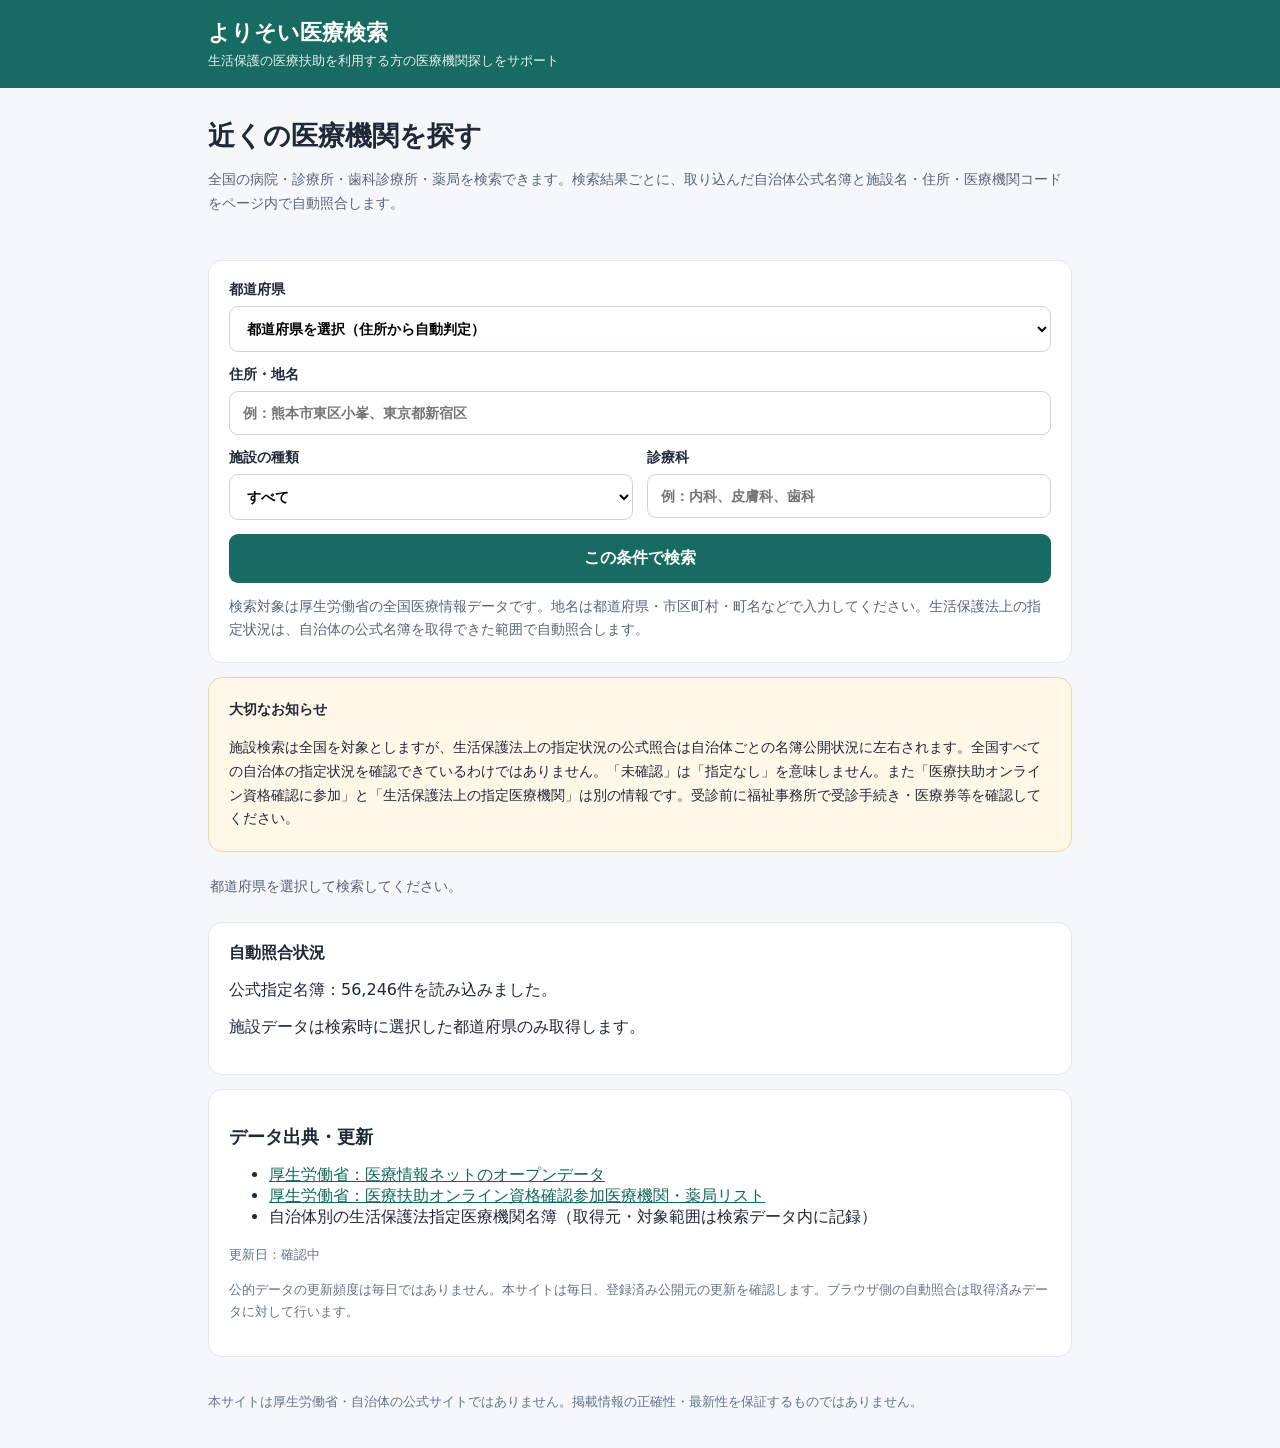
<file: index.html>
<!doctype html>
<html lang="ja">
<head>
<meta charset="utf-8"><meta name="viewport" content="width=device-width,initial-scale=1">
<meta name="description" content="全国の病院・診療所・歯科診療所・薬局を住所や診療科から検索。公的公開データの出典と確認状況を表示します。">
<title>医療扶助対応 医療機関検索</title><link rel="stylesheet" href="style.css">
</head>
<body>
<header class="top"><div class="wrap"><div class="brand">よりそい医療検索</div><div class="tag">生活保護の医療扶助を利用する方の医療機関探しをサポート</div></div></header>
<main class="wrap">
<section class="intro"><h1>近くの医療機関を探す</h1><p>全国の病院・診療所・歯科診療所・薬局を検索できます。検索結果ごとに、取り込んだ自治体公式名簿と施設名・住所・医療機関コードをページ内で自動照合します。</p></section>
<section class="search panel">
<form id="searchForm">
<label>都道府県<select id="prefecture"><option value="">都道府県を選択（住所から自動判定）</option>
<option value="01">北海道</option><option value="02">青森県</option><option value="03">岩手県</option><option value="04">宮城県</option><option value="05">秋田県</option><option value="06">山形県</option><option value="07">福島県</option><option value="08">茨城県</option><option value="09">栃木県</option><option value="10">群馬県</option><option value="11">埼玉県</option><option value="12">千葉県</option><option value="13">東京都</option><option value="14">神奈川県</option><option value="15">新潟県</option><option value="16">富山県</option><option value="17">石川県</option><option value="18">福井県</option><option value="19">山梨県</option><option value="20">長野県</option><option value="21">岐阜県</option><option value="22">静岡県</option><option value="23">愛知県</option><option value="24">三重県</option><option value="25">滋賀県</option><option value="26">京都府</option><option value="27">大阪府</option><option value="28">兵庫県</option><option value="29">奈良県</option><option value="30">和歌山県</option><option value="31">鳥取県</option><option value="32">島根県</option><option value="33">岡山県</option><option value="34">広島県</option><option value="35">山口県</option><option value="36">徳島県</option><option value="37">香川県</option><option value="38">愛媛県</option><option value="39">高知県</option><option value="40">福岡県</option><option value="41">佐賀県</option><option value="42">長崎県</option><option value="43">熊本県</option><option value="44">大分県</option><option value="45">宮崎県</option><option value="46">鹿児島県</option><option value="47">沖縄県</option></select></label>
<label>住所・地名<input id="area" type="search" placeholder="例：熊本市東区小峯、東京都新宿区"></label>
<div class="fields"><label>施設の種類<select id="kind"><option value="all">すべて</option><option value="病院">病院</option><option value="診療所">診療所</option><option value="歯科診療所">歯科診療所</option><option value="薬局">薬局</option></select></label>
<label>診療科<input id="dept" type="search" placeholder="例：内科、皮膚科、歯科"></label></div>
<button type="submit">この条件で検索</button>
</form>
<div class="hint">検索対象は厚生労働省の全国医療情報データです。地名は都道府県・市区町村・町名などで入力してください。生活保護法上の指定状況は、自治体の公式名簿を取得できた範囲で自動照合します。</div>
</section>
<section class="notice"><strong>大切なお知らせ</strong><p>施設検索は全国を対象としますが、生活保護法上の指定状況の公式照合は自治体ごとの名簿公開状況に左右されます。全国すべての自治体の指定状況を確認できているわけではありません。「未確認」は「指定なし」を意味しません。また「医療扶助オンライン資格確認に参加」と「生活保護法上の指定医療機関」は別の情報です。受診前に福祉事務所で受診手続き・医療券等を確認してください。</p></section>
<section id="status" class="status">データを読み込んでいます…</section>
<section id="coverage" class="panel" aria-live="polite"><strong>自動照合状況</strong><p>データ読み込み後、ブラウザ内で公式名簿との照合結果を表示します。</p></section>
<section id="results" class="results" aria-live="polite"></section>
<section class="sources"><h2>データ出典・更新</h2><ul><li><a href="https://www.mhlw.go.jp/stf/seisakunitsuite/bunya/kenkou_iryou/iryou/newpage_43373.html" target="_blank" rel="noopener">厚生労働省：医療情報ネットのオープンデータ</a></li><li><a href="https://www.mhlw.go.jp/stf/newpage_25108.html" target="_blank" rel="noopener">厚生労働省：医療扶助オンライン資格確認参加医療機関・薬局リスト</a></li><li>自治体別の生活保護法指定医療機関名簿（取得元・対象範囲は検索データ内に記録）</li></ul><p id="updated">更新日：確認中</p><p>公的データの更新頻度は毎日ではありません。本サイトは毎日、登録済み公開元の更新を確認します。ブラウザ側の自動照合は取得済みデータに対して行います。</p></section>
<footer>本サイトは厚生労働省・自治体の公式サイトではありません。掲載情報の正確性・最新性を保証するものではありません。</footer>
</main><script src="app.js"></script>
</body></html>
</file>
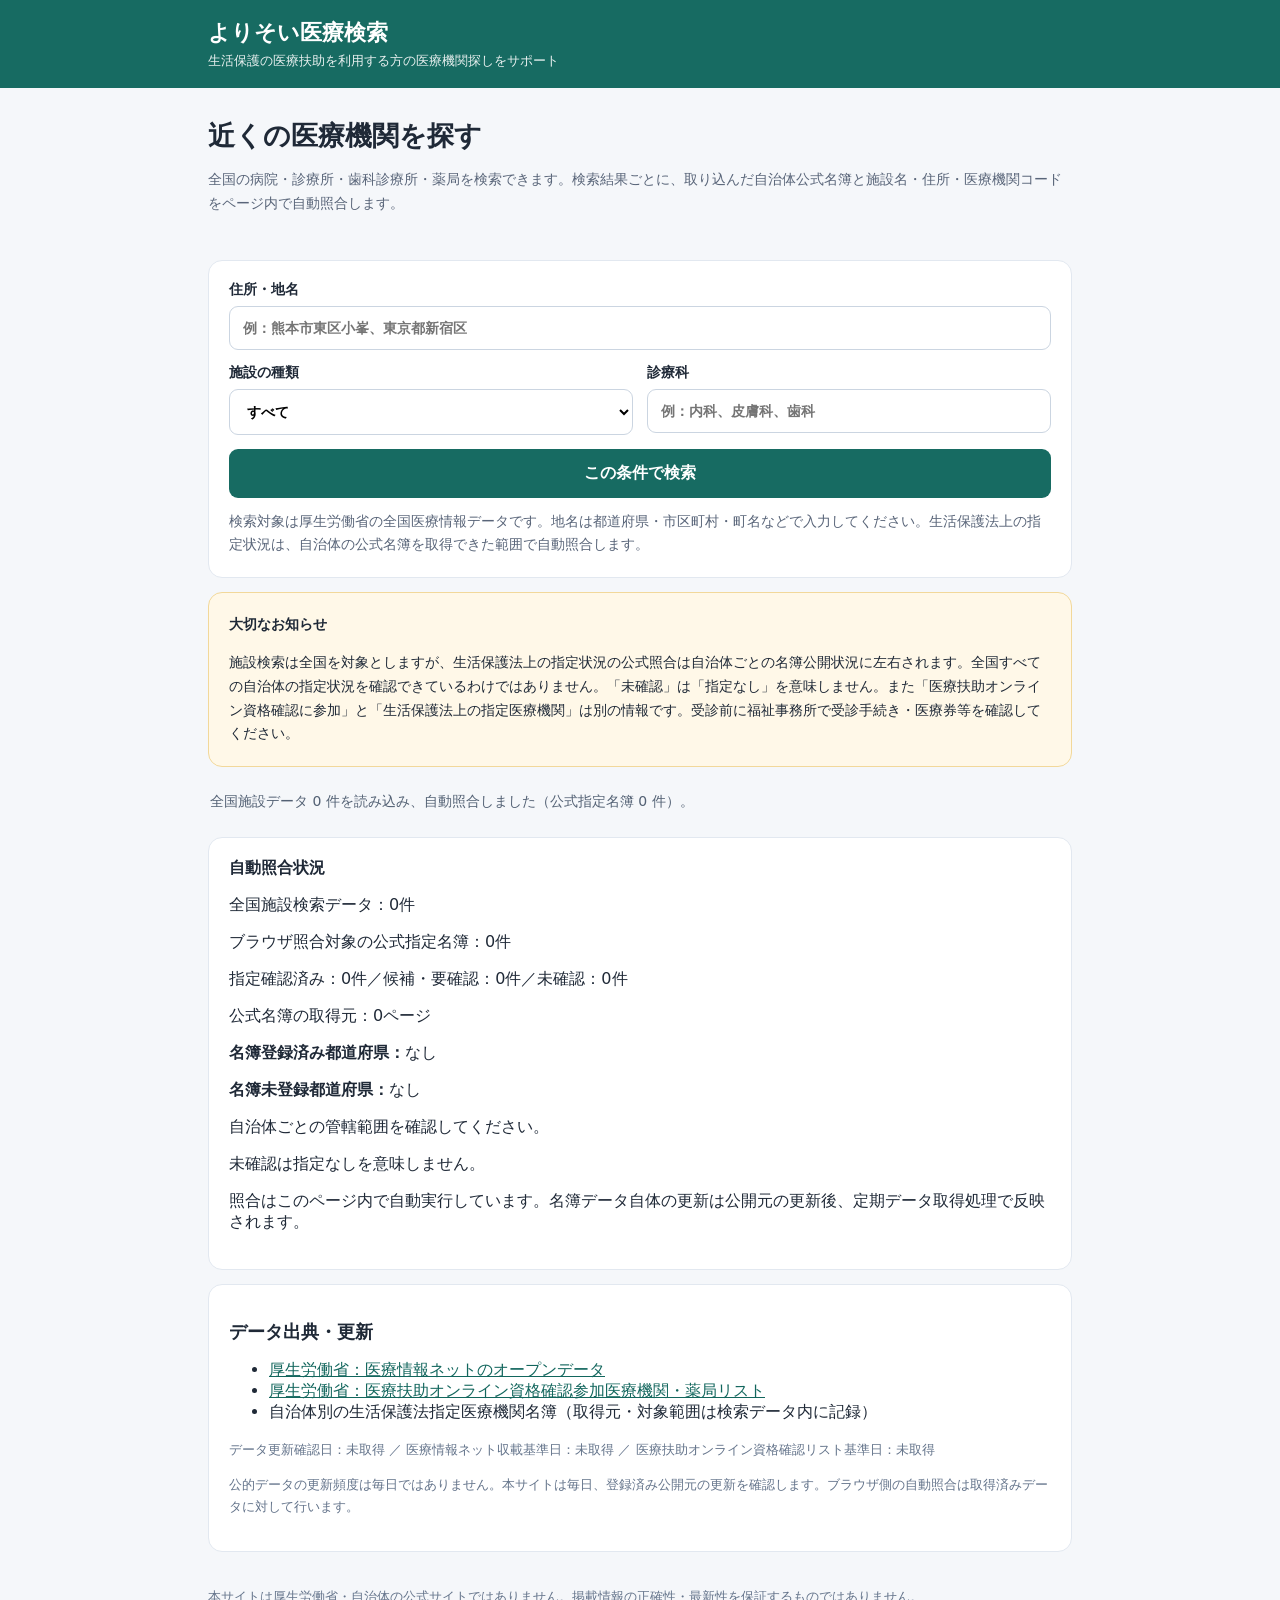
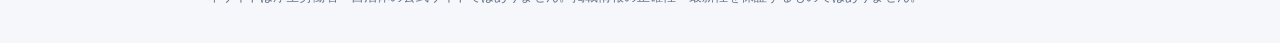
<file: iryou-fukushi-search/index.html>
<!doctype html>
<html lang="ja">
<head>
<meta charset="utf-8"><meta name="viewport" content="width=device-width,initial-scale=1">
<meta name="description" content="全国の病院・診療所・歯科診療所・薬局を住所や診療科から検索。公的公開データの出典と確認状況を表示します。">
<title>医療扶助対応 医療機関検索</title><link rel="stylesheet" href="style.css">
</head>
<body>
<header class="top"><div class="wrap"><div class="brand">よりそい医療検索</div><div class="tag">生活保護の医療扶助を利用する方の医療機関探しをサポート</div></div></header>
<main class="wrap">
<section class="intro"><h1>近くの医療機関を探す</h1><p>全国の病院・診療所・歯科診療所・薬局を検索できます。検索結果ごとに、取り込んだ自治体公式名簿と施設名・住所・医療機関コードをページ内で自動照合します。</p></section>
<section class="search panel">
<form id="searchForm">
<label>住所・地名<input id="area" type="search" placeholder="例：熊本市東区小峯、東京都新宿区" required></label>
<div class="fields"><label>施設の種類<select id="kind"><option value="all">すべて</option><option value="病院">病院</option><option value="診療所">診療所</option><option value="歯科診療所">歯科診療所</option><option value="薬局">薬局</option></select></label>
<label>診療科<input id="dept" type="search" placeholder="例：内科、皮膚科、歯科"></label></div>
<button type="submit">この条件で検索</button>
</form>
<div class="hint">検索対象は厚生労働省の全国医療情報データです。地名は都道府県・市区町村・町名などで入力してください。生活保護法上の指定状況は、自治体の公式名簿を取得できた範囲で自動照合します。</div>
</section>
<section class="notice"><strong>大切なお知らせ</strong><p>施設検索は全国を対象としますが、生活保護法上の指定状況の公式照合は自治体ごとの名簿公開状況に左右されます。全国すべての自治体の指定状況を確認できているわけではありません。「未確認」は「指定なし」を意味しません。また「医療扶助オンライン資格確認に参加」と「生活保護法上の指定医療機関」は別の情報です。受診前に福祉事務所で受診手続き・医療券等を確認してください。</p></section>
<section id="status" class="status">データを読み込んでいます…</section>
<section id="coverage" class="panel" aria-live="polite"><strong>自動照合状況</strong><p>データ読み込み後、ブラウザ内で公式名簿との照合結果を表示します。</p></section>
<section id="results" class="results" aria-live="polite"></section>
<section class="sources"><h2>データ出典・更新</h2><ul><li><a href="https://www.mhlw.go.jp/stf/seisakunitsuite/bunya/kenkou_iryou/iryou/newpage_43373.html" target="_blank" rel="noopener">厚生労働省：医療情報ネットのオープンデータ</a></li><li><a href="https://www.mhlw.go.jp/stf/newpage_25108.html" target="_blank" rel="noopener">厚生労働省：医療扶助オンライン資格確認参加医療機関・薬局リスト</a></li><li>自治体別の生活保護法指定医療機関名簿（取得元・対象範囲は検索データ内に記録）</li></ul><p id="updated">更新日：確認中</p><p>公的データの更新頻度は毎日ではありません。本サイトは毎日、登録済み公開元の更新を確認します。ブラウザ側の自動照合は取得済みデータに対して行います。</p></section>
<footer>本サイトは厚生労働省・自治体の公式サイトではありません。掲載情報の正確性・最新性を保証するものではありません。</footer>
</main><script src="app.js"></script>
</body></html>
</file>
<file: style.css>
:root{font-family:system-ui,-apple-system,"Noto Sans JP",sans-serif;color:#1f2937;background:#f5f7fa}*{box-sizing:border-box}body{margin:0}.wrap{max-width:900px;margin:auto;padding:0 18px}.top{background:#176b62;color:white;padding:18px 0}.brand{font-size:22px;font-weight:800}.tag{font-size:13px;opacity:.9;margin-top:4px}.intro{padding:30px 0 16px}.intro h1{font-size:27px;margin:0 0 8px}.intro p,.hint{color:#596579;font-size:14px;line-height:1.7}.panel,.notice,.sources{background:#fff;border:1px solid #e2e8f0;border-radius:14px;padding:20px;margin:14px 0}.search label{display:block;font-size:14px;font-weight:700;margin-bottom:14px}.search input,.search select{display:block;width:100%;padding:13px;border:1px solid #cbd5e1;border-radius:9px;margin-top:7px;font:inherit;background:white}.fields{display:grid;grid-template-columns:1fr 1fr;gap:14px}button{background:#176b62;color:white;border:0;border-radius:9px;padding:14px 24px;font-size:16px;font-weight:700;width:100%;cursor:pointer}button:hover{background:#10574f}.hint{margin-top:12px}.notice{background:#fff8e8;border-color:#f2d89a;font-size:14px;line-height:1.7}.notice p{margin-bottom:0}.status{padding:12px 2px;color:#536174;font-size:14px}.result{background:#fff;border:1px solid #e2e8f0;border-radius:12px;padding:17px;margin:12px 0}.result h3{margin:0 0 9px;font-size:18px}.meta{font-size:14px;line-height:1.8;color:#465365}.badges{display:flex;gap:7px;flex-wrap:wrap;margin:8px 0}.badge{font-size:12px;padding:4px 8px;border-radius:30px;background:#e8eef5}.badge.ok{background:#dff5e8;color:#146c3a}.badge.warn{background:#fff0d2;color:#875500}.links{display:flex;gap:14px;flex-wrap:wrap;margin-top:12px;font-size:14px}.links a,.sources a{color:#12665d}.sources h2{font-size:18px}.sources p,footer{font-size:13px;color:#64748b;line-height:1.7}footer{padding:20px 0 35px}.empty{padding:25px;text-align:center;background:white;border-radius:12px;color:#596579}@media(max-width:600px){.fields{grid-template-columns:1fr}.intro h1{font-size:23px}}
</file>
<file: iryou-fukushi-search/style.css>
:root{font-family:system-ui,-apple-system,"Noto Sans JP",sans-serif;color:#1f2937;background:#f5f7fa}*{box-sizing:border-box}body{margin:0}.wrap{max-width:900px;margin:auto;padding:0 18px}.top{background:#176b62;color:white;padding:18px 0}.brand{font-size:22px;font-weight:800}.tag{font-size:13px;opacity:.9;margin-top:4px}.intro{padding:30px 0 16px}.intro h1{font-size:27px;margin:0 0 8px}.intro p,.hint{color:#596579;font-size:14px;line-height:1.7}.panel,.notice,.sources{background:#fff;border:1px solid #e2e8f0;border-radius:14px;padding:20px;margin:14px 0}.search label{display:block;font-size:14px;font-weight:700;margin-bottom:14px}.search input,.search select{display:block;width:100%;padding:13px;border:1px solid #cbd5e1;border-radius:9px;margin-top:7px;font:inherit;background:white}.fields{display:grid;grid-template-columns:1fr 1fr;gap:14px}button{background:#176b62;color:white;border:0;border-radius:9px;padding:14px 24px;font-size:16px;font-weight:700;width:100%;cursor:pointer}button:hover{background:#10574f}.hint{margin-top:12px}.notice{background:#fff8e8;border-color:#f2d89a;font-size:14px;line-height:1.7}.notice p{margin-bottom:0}.status{padding:12px 2px;color:#536174;font-size:14px}.result{background:#fff;border:1px solid #e2e8f0;border-radius:12px;padding:17px;margin:12px 0}.result h3{margin:0 0 9px;font-size:18px}.meta{font-size:14px;line-height:1.8;color:#465365}.badges{display:flex;gap:7px;flex-wrap:wrap;margin:8px 0}.badge{font-size:12px;padding:4px 8px;border-radius:30px;background:#e8eef5}.badge.ok{background:#dff5e8;color:#146c3a}.badge.warn{background:#fff0d2;color:#875500}.links{display:flex;gap:14px;flex-wrap:wrap;margin-top:12px;font-size:14px}.links a,.sources a{color:#12665d}.sources h2{font-size:18px}.sources p,footer{font-size:13px;color:#64748b;line-height:1.7}footer{padding:20px 0 35px}.empty{padding:25px;text-align:center;background:white;border-radius:12px;color:#596579}@media(max-width:600px){.fields{grid-template-columns:1fr}.intro h1{font-size:23px}}
</file>
